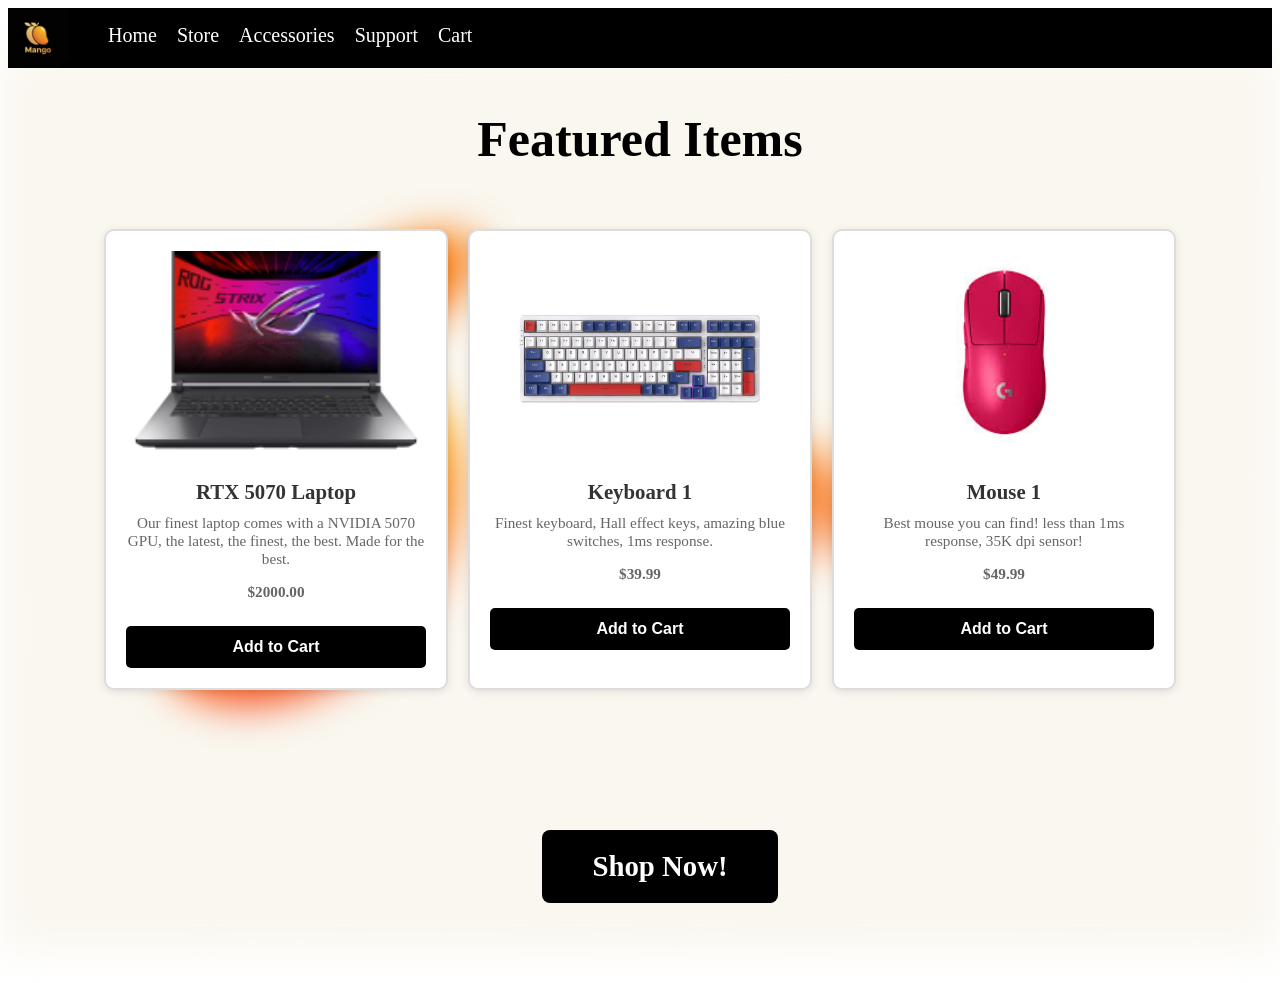
<file: index.html>
<!DOCTYPE html>
<html lang="en">
<head>
    <meta charset="UTF-8">
    <meta name="viewport" content="width=device-width, initial-scale=1.0">
    <title>Project Mango</title>
    <link rel="stylesheet" href ="style.css">
    <link rel="stylesheet" href ="homestyle2.css">
</head>
<body>
    <div class="background-blur"></div>

    <div class="content-wrapper">
        
        <header>
            <nav class ="navbar">
                <img src="mangonav.jpg" class="logo" alt="Mango Logo">

                <ul class ="navlist">
                    <li><a href="home.html">Home</a></li>                    
                    <li><a href ="store.html">Store</a></li>
                    <li><a href="Accessories.html">Accessories</a></li>
                    <li><a href="support.html">Support</a></li>
                    <li><a href="cart.html">Cart</a></li>
                </ul>
            </nav>
            
            <h2 style="text-align: center; font-size: 50px;">Featured Items</h2>
            
        </header>

        <section class="main-content"> 
            <article class="products">
                <div class="product-box">
                    <img src="products/featured/laptop.png" alt="Product 1">
                    <h3>RTX 5070 Laptop</h3>
                    <p>Our finest laptop comes with a NVIDIA 5070 GPU, the latest, the finest, the best. Made for the best.</p>
                    <p class="price">$2000.00</p>
                    <button onclick="addToCart(this)">Add to Cart</button>
                </div>
                
                <div class="product-box">
                    <img src="products/featured/keyboard.png" alt="Product 2">
                    <h3>Keyboard 1</h3>
                    <p>Finest keyboard, Hall effect keys, amazing blue switches, 1ms response.</p>
                    <p class="price">$39.99</p>
                    <button onclick="addToCart(this)">Add to Cart</button>
                </div>
                
                <div class="product-box">
                    <img src="products/featured/mouse.jpg" alt="Product 3">
                    <h3>Mouse 1</h3>
                    <p>Best mouse you can find! less than 1ms response, 35K dpi sensor!</p>
                    <p class="price">$49.99</p>
                    <button onclick="addToCart(this)">Add to Cart</button>
                </div>
            </article>
        </section>
        
    <div class="button-container">
        <a href="store.html" class="shop-button">Shop Now!</a>
    </div>

    </div> 
        <script src="cart.js"></script>
</body>
</html>
</file>
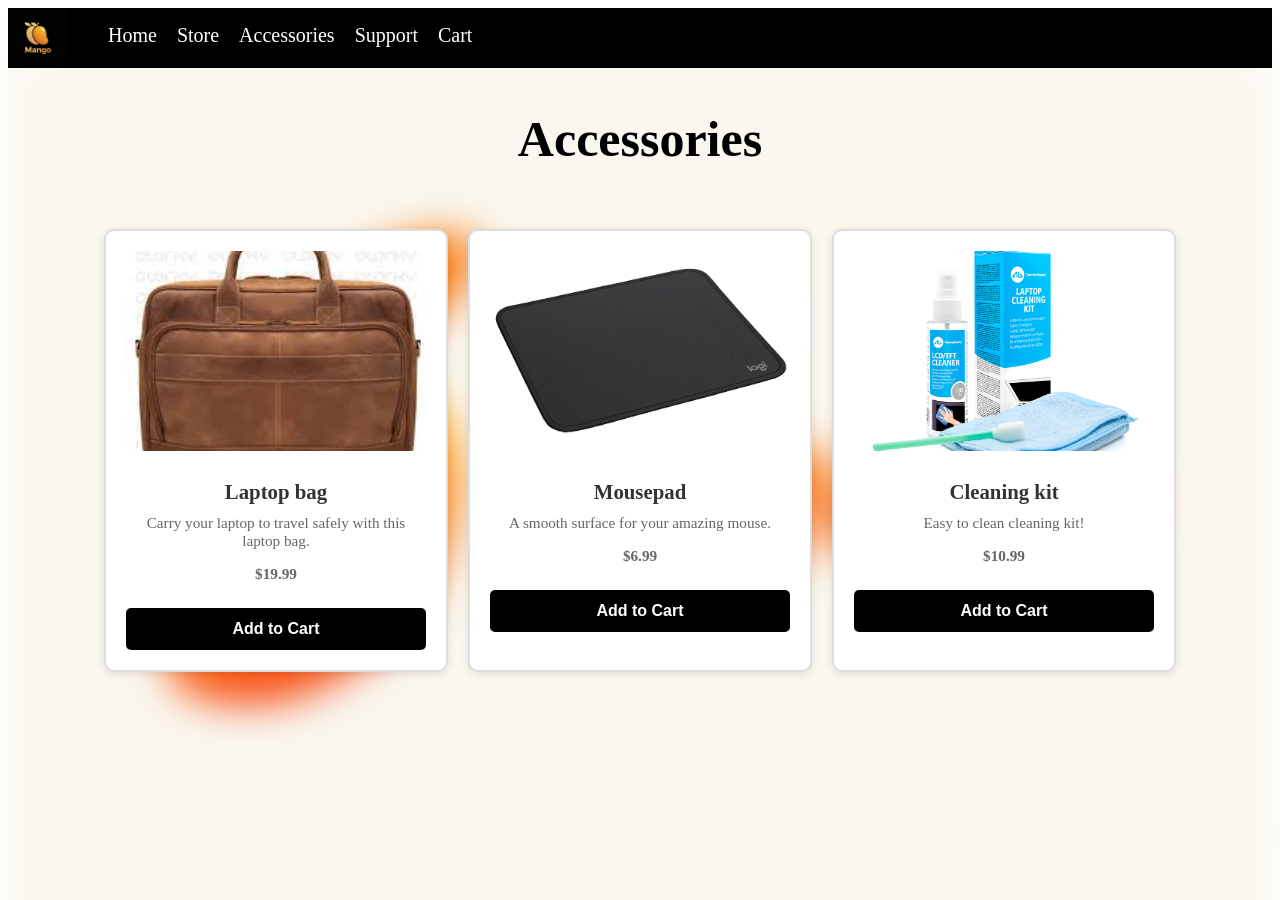
<file: Accessories.html>
<!DOCTYPE html>
<html lang="en">
<head>
    <meta charset="UTF-8">
    <meta name="viewport" content="width=device-width, initial-scale=1.0">
    <title>Accessories</title>
    <link rel="stylesheet" href="style.css">
</head>
<body>
        <div class="background-blur"></div>

    <div class="content-wrapper">
        
        <header>
            <nav class ="navbar">
                <img src="mangonav.jpg" class="logo" alt="Mango Logo">

                <ul class ="navlist">
                    <li><a href="home.html">Home</a></li>                    
                    <li><a href ="store.html">Store</a></li>
                    <li><a href="Accessories.html">Accessories</a></li>
                    <li><a href="support.html">Support</a></li>
                    <li><a href="cart.html">Cart</a></li>
                </ul>
            </nav>
                <h2 style="text-align: center; font-size: 50px;">Accessories</h2>
        </header>



        <section class="main-content"> 
            <article class="products">
                <div class="product-box">
                    <img src="products/accessories/bag.jpg" alt="Product 1">
                    <h3>Laptop bag</h3>
                    <p>Carry your laptop to travel safely with this laptop bag.</p>
                    <p class="price">$19.99</p>
                    <button onclick="addToCart(this)">Add to Cart</button>
                </div>
                
                <div class="product-box">
                    <img src="products/accessories/mousepad.png" alt="Product 2">
                    <h3>Mousepad</h3>
                    <p>A smooth surface for your amazing mouse.</p>
                    <p class="price">$6.99</p>
                    <button onclick="addToCart(this)">Add to Cart</button>
                </div>
                
                <div class="product-box">
                    <img src="products/accessories/kit.png" alt="Product 3">
                    <h3>Cleaning kit</h3>
                    <p>Easy to clean cleaning kit!</p>
                    <p class="price">$10.99</p>
                    <button onclick="addToCart(this)">Add to Cart</button>
                </div>
            </article>
        </section>
                <script src="cart.js"></script>

</body>
</html>
</file>
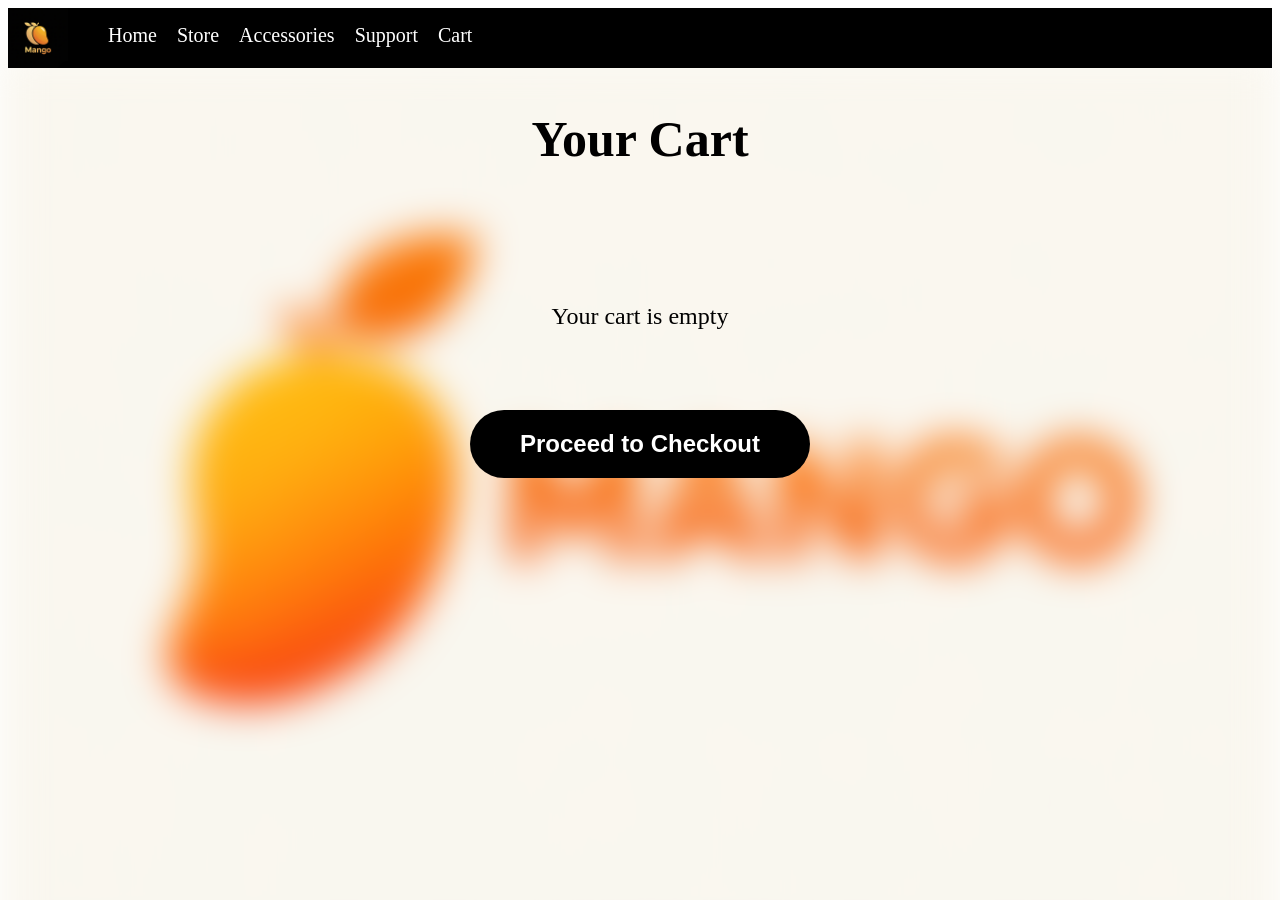
<file: cart.html>
<!DOCTYPE html>
<html lang="en">
<head>
    <meta charset="UTF-8">
    <meta name="viewport" content="width=device-width, initial-scale=1.0">
    <title>Shopping Cart</title>
    <link rel="stylesheet" href="style.css">
</head>
<body>
    <div class="background-blur"></div>

    <div class="content-wrapper">
        
        <header>
            <nav class="navbar">
                <img src="mangonav.jpg" class="logo" alt="Mango Logo">

                <ul class="navlist">
                    <li><a href="home.html">Home</a></li>                    
                    <li><a href="store.html">Store</a></li>
                    <li><a href="Accessories.html">Accessories</a></li>
                    <li><a href="support.html">Support</a></li>
                    <li><a href="cart.html">Cart</a></li>
                </ul>
            </nav>
            <h2 style="text-align: center; font-size: 50px;">Your Cart</h2>
        </header>

        <section class="main-content">
            <div id="cart-container">
                <!-- Cart items will appear here -->
            </div>
            <div style="text-align: center; margin-top: 30px;">
                <button onclick="checkout()" class="checkout-button">Proceed to Checkout</button>
            </div>
        </section>
        
    </div>

    <script src="cart.js"></script>
</body>
</html>
</file>
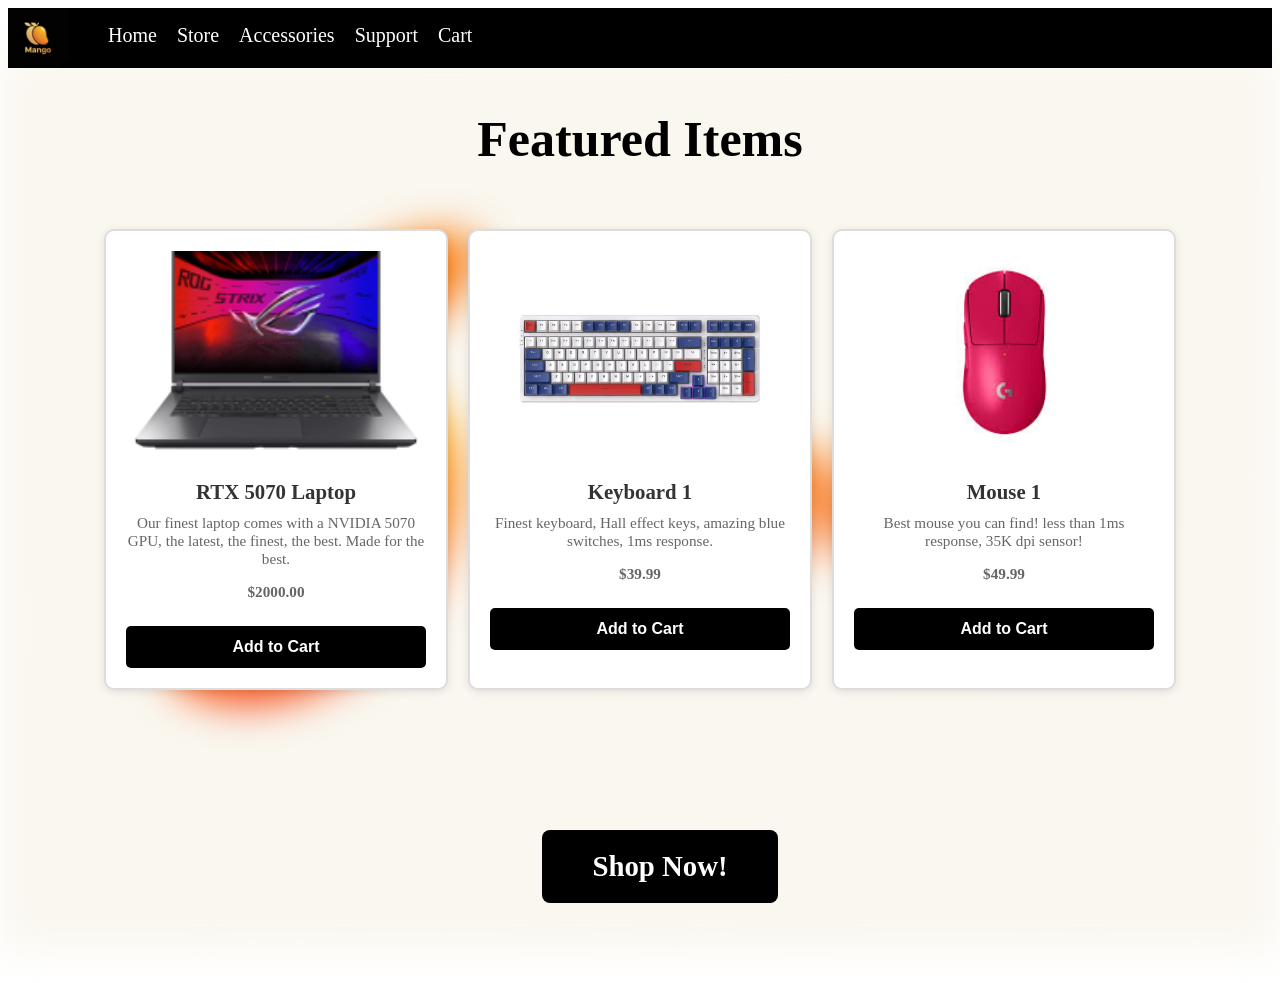
<file: home.html>
<!DOCTYPE html>
<html lang="en">
<head>
    <meta charset="UTF-8">
    <meta name="viewport" content="width=device-width, initial-scale=1.0">
    <title>Project Mango</title>
    <link rel="stylesheet" href ="style.css">
    <link rel="stylesheet" href ="homestyle2.css">
</head>
<body>
    <div class="background-blur"></div>

    <div class="content-wrapper">
        
        <header>
            <nav class ="navbar">
                <img src="mangonav.jpg" class="logo" alt="Mango Logo">

                <ul class ="navlist">
                    <li><a href="home.html">Home</a></li>                    
                    <li><a href ="store.html">Store</a></li>
                    <li><a href="Accessories.html">Accessories</a></li>
                    <li><a href="support.html">Support</a></li>
                    <li><a href="cart.html">Cart</a></li>
                </ul>
            </nav>
            
            <h2 style="text-align: center; font-size: 50px;">Featured Items</h2>
            
        </header>

        <section class="main-content"> 
            <article class="products">
                <div class="product-box">
                    <img src="products/featured/laptop.png" alt="Product 1">
                    <h3>RTX 5070 Laptop</h3>
                    <p>Our finest laptop comes with a NVIDIA 5070 GPU, the latest, the finest, the best. Made for the best.</p>
                    <p class="price">$2000.00</p>
                    <button onclick="addToCart(this)">Add to Cart</button>
                </div>
                
                <div class="product-box">
                    <img src="products/featured/keyboard.png" alt="Product 2">
                    <h3>Keyboard 1</h3>
                    <p>Finest keyboard, Hall effect keys, amazing blue switches, 1ms response.</p>
                    <p class="price">$39.99</p>
                    <button onclick="addToCart(this)">Add to Cart</button>
                </div>
                
                <div class="product-box">
                    <img src="products/featured/mouse.jpg" alt="Product 3">
                    <h3>Mouse 1</h3>
                    <p>Best mouse you can find! less than 1ms response, 35K dpi sensor!</p>
                    <p class="price">$49.99</p>
                    <button onclick="addToCart(this)">Add to Cart</button>
                </div>
            </article>
        </section>
        
    <div class="button-container">
        <a href="store.html" class="shop-button">Shop Now!</a>
    </div>

    </div> 
        <script src="cart.js"></script>
</body>
</html>
</file>
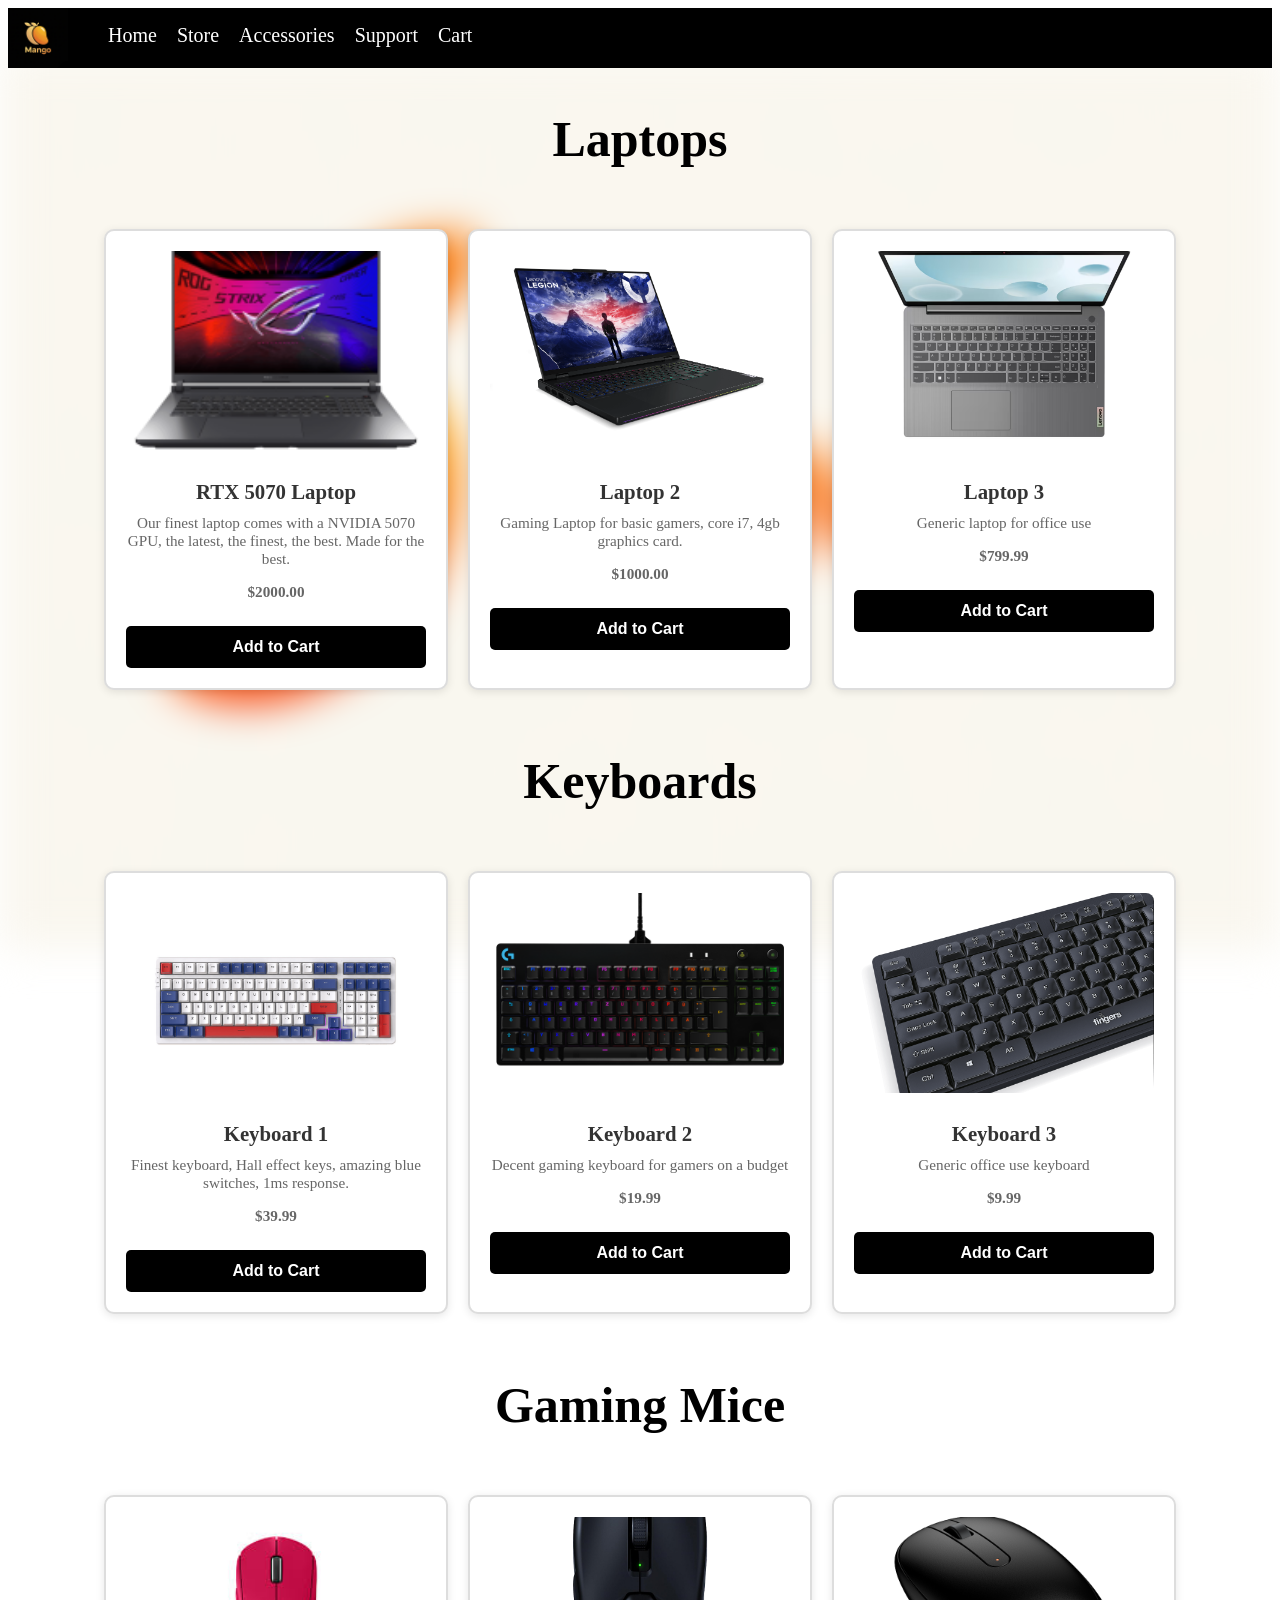
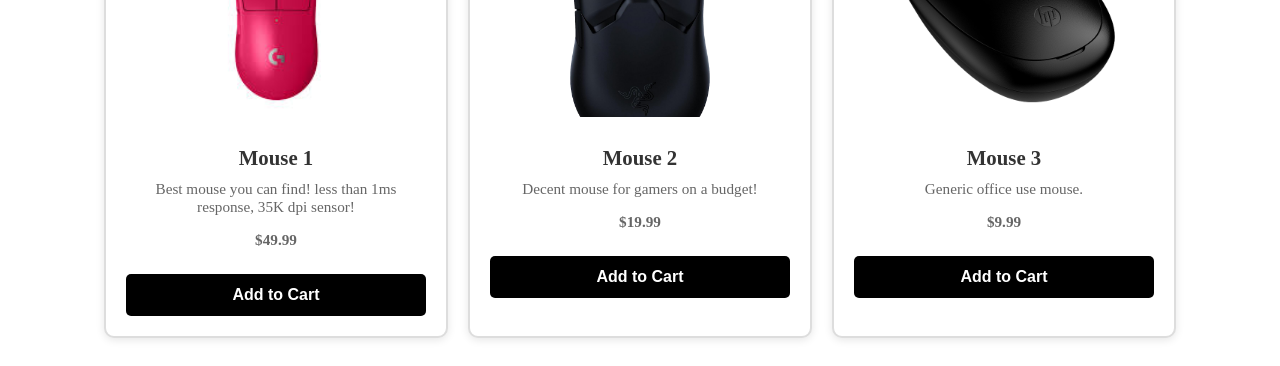
<file: store.html>
<!DOCTYPE html>
<html lang="en">
<head>
    <meta charset="UTF-8">
    <meta name="viewport" content="width=device-width, initial-scale=1.0">
    <title>Store</title>
    <link rel="stylesheet" href ="style.css">
</head>
<body>

    <div class="background-blur"></div>

    <div class="content-wrapper">
        
        <header>
            <nav class ="navbar">
                <img src="mangonav.jpg" class="logo" alt="Mango Logo">

                <ul class ="navlist">
                    <li><a href="home.html">Home</a></li>
                    <li><a href ="store.html">Store</a></li>
                    <li><a href="Accessories.html">Accessories</a></li>
                    <li><a href="support.html">Support</a></li>
                    <li><a href="cart.html">Cart</a></li>
                </ul>
            </nav>
            
            <h2 style="text-align: center; font-size: 50px;">Laptops</h2>
            
        </header>

        <section class="main-content"> 
            <article class="products">
                <div class="product-box">
                    <img src="products/featured/laptop.png" alt="Product 1">
                    <h3>RTX 5070 Laptop</h3>
                    <p>Our finest laptop comes with a NVIDIA 5070 GPU, the latest, the finest, the best. Made for the best.</p>
                    <p class="price">$2000.00</p>
                    <button onclick="addToCart(this)">Add to Cart</button>
                </div>
                
                <div class="product-box">
                    <img src="products/Laptops/laptop2.png" alt="Product 2">
                    <h3>Laptop 2</h3>
                    <p>Gaming Laptop for basic gamers, core i7, 4gb graphics card.</p>
                    <p class="price">$1000.00</p>
                    <button onclick="addToCart(this)">Add to Cart</button>
                </div>
                
                <div class="product-box">
                    <img src="products/Laptops/laptop3.png" alt="Product 3">
                    <h3>Laptop 3</h3>
                    <p>Generic laptop for office use</p>
                    <p class="price">$799.99</p>
                    <button onclick="addToCart(this)">Add to Cart</button>
                </div>

            </article>
        </section>


        <h2 style="text-align: center; font-size: 50px;">Keyboards</h2>
        <section class="main-content"> 
            <article class="products">
                <div class="product-box">
                    <img src="products/featured/keyboard.png" alt="Product 1">
                    <h3>Keyboard 1</h3>
                    <p>Finest keyboard, Hall effect keys, amazing blue switches, 1ms response.</p>
                    <p class="price">$39.99</p>
                    <button onclick="addToCart(this)">Add to Cart</button>
                </div>
                
                <div class="product-box">
                    <img src="products/Keyboards/Keyboard2.png" alt="Product 2">
                    <h3>Keyboard 2</h3>
                    <p>Decent gaming keyboard for gamers on a budget</p>
                    <p class="price">$19.99</p>
                    <button onclick="addToCart(this)">Add to Cart</button>
                </div>
                
                <div class="product-box">
                    <img src="products/Keyboards/Keyboard3.png" alt="Product 3">
                    <h3>Keyboard 3</h3>
                    <p>Generic office use keyboard</p>
                    <p class="price">$9.99</p>
                    <button onclick="addToCart(this)">Add to Cart</button>
                </div>
            </article>
        </section>

        <h2 style="text-align: center; font-size: 50px;">Gaming Mice</h2>
        <section class="main-content"> 
            <article class="products">
                <div class="product-box">
                    <img src="products/featured/mouse.jpg" alt="Product 1">
                    <h3>Mouse 1</h3>
                    <p>Best mouse you can find! less than 1ms response, 35K dpi sensor!</p>
                    <p class="price">$49.99</p>
                    <button onclick="addToCart(this)">Add to Cart</button>
                </div>
                
                <div class="product-box">
                    <img src="products/Mice/Mouse 2.png" alt="Product 2">
                    <h3>Mouse 2</h3>
                    <p>Decent mouse for gamers on a budget!</p>
                    <p class="price">$19.99</p>
                    <button onclick="addToCart(this)">Add to Cart</button>
                </div>
                
                <div class="product-box">
                    <img src="products/Mice/Mouse 3.png" alt="Product 3">
                    <h3>Mouse 3</h3>
                    <p>Generic office use mouse.</p>
                    <p class="price">$9.99</p>
                    <button onclick="addToCart(this)">Add to Cart</button>
                </div>
            </article>
        </section>
                <script src="cart.js"></script>
</body>
</html>
</file>
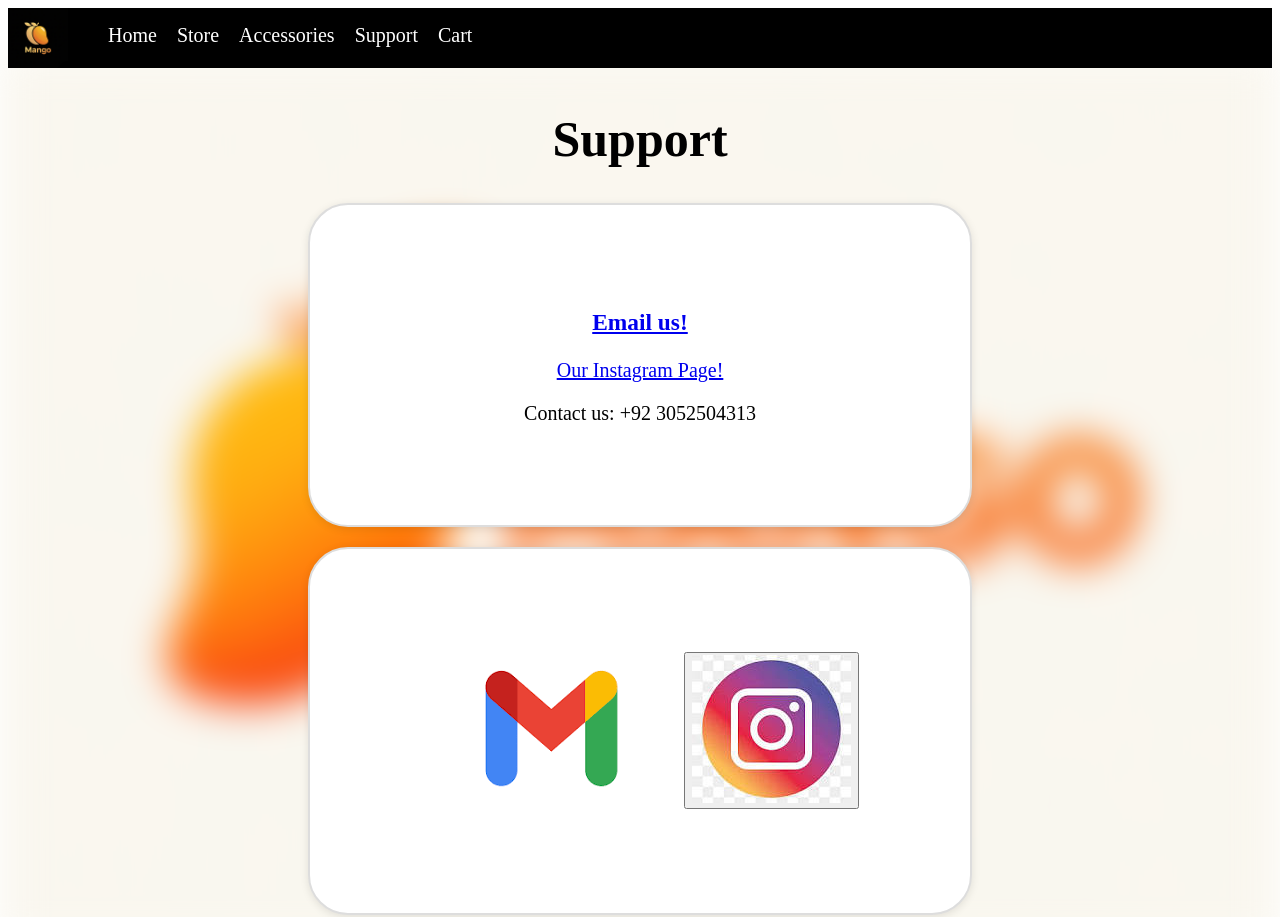
<file: support.html>
<!DOCTYPE html>
<html lang="en">
<head>
    <meta charset="UTF-8">
    <meta name="viewport" content="width=device-width, initial-scale=1.0">
    <title>Support</title>  
    <link rel="stylesheet" href ="style.css">

</head>
<body>
        <div class="background-blur"></div>

    <div class="content-wrapper">
        
        <header>
            <nav class ="navbar">
                <img src="mangonav.jpg" class="logo" alt="Mango Logo">

                <ul class ="navlist">
                    <li><a href="home.html">Home</a></li>
                    <li><a href ="store.html">Store</a></li>
                    <li><a href="Accessories.html">Accessories</a></li>
                    <li><a href="support.html">Support</a></li>
                    <li><a href="cart.html">Cart</a></li>
                </ul>
            </nav>
            
            <h2 style="text-align: center; font-size: 50px;">Support</h2>
            
        </header>
        <section>
        <article class ="support">
            <div class="support-box">
                <a href="mailto:example@gmail.com"><h3>Email us!</h3></a>
                <a href="https://instagram.com">Our Instagram Page!</a>
                <p>Contact us: +92 3052504313</p>
            </div>


            <div class="support-box" style="flex-direction: row;">
                <a href="mailto:example@gmail.com"><h3><img src ="gmail.png" alt="Gmail"></a>
                <a href="https://instagram.com"><button><img src ="instagramlogo.jpg"></button></a>
            </div>
        </article>
        </section>
        <script src="cart.js"></script>
</body>
</html>
</file>
<file: style.css>
.navbar{
    height: 60px;
    width: 100%;
    background-color: black;
    display: flex;
    align-content: center;
}

.navlist{
    display:flex;
    list-style: none;
    gap: 20px;
    align-content: center;
    justify-content: center;
}

.navbar a{
    color: white;
    text-decoration: none;
    font-size: 20px;
}

.navbar img{
    display:flex;
    justify-content: left;
}

.background-blur {
    background-image: url('mangoback.png');
    filter: blur(20px); 
    background-size: cover;
    background-repeat: no-repeat;
    background-position: center center;
    
    position: fixed; /* Takes it out of the content flow */
    top: 50px;
    left: 0;
    width: 100%;
    height: 100%;
    z-index: -1; /* Pushes it behind all other content */
}


.main-content {
    padding: 20px;
}

.products {
    display: flex;
    flex-direction: row; /* Force horizontal layout */
    gap: 20px;
    flex-wrap: wrap;
    justify-content: center;
    max-width: 1200px;
    margin: 0 auto;
}

.product-box {
    width: 300px; /* Fixed width for each box */
    border: 2px solid #ddd;
    border-radius: 10px;
    padding: 20px;
    text-align: center;
    background-color: white;
    box-shadow: 0 2px 8px rgba(0,0,0,0.1);
    transition: transform 0.3s;
}

.product-box:hover {
    transform: translateY(-5px);
    box-shadow: 0 4px 12px rgba(0,0,0,0.2);
}

.product-box img {
    width: 100%;
    height: 200px;
    object-fit: cover;
    border-radius: 8px;
    margin-bottom: 15px;
}

.product-box h3 {
    font-size: 1.3em;
    margin: 10px 0;
    color: #333;
}

.product-box p {
    color: #666;
    margin: 10px 0;
    font-size: 0.95em;
}

.price {
    font-size: 1.5em;
    color: #27ae60;
    font-weight: bold;
    margin: 15px 0 !important;
}

.product-box button {
    background-color: #000000;
    color: white;
    border: none;
    padding: 12px 24px;
    border-radius: 5px;
    cursor: pointer;
    font-size: 1em;
    width: 100%;
    margin-top: 10px;
    font-weight: 600;
}

.product-box button:hover {
    background-color: #be8313;
}

.shop-button {
    display: inline-block;
    background-color: #000000;
    color: white;
    text-decoration: none;
    padding: 20px 50px; 
    border-radius: 8px;
    font-size: 1.8em; 
    font-weight: 700;
    transition: background-color 0.3s ease;
}

.shop-button:hover {
    background-color: #ff8c00; 

}

.button-container {
    display: flex;
    justify-content: center; 
    align-items: center; 
    text-align: center;
    margin-top: 100px;
    margin-bottom: 60px;
    padding: 20px;
    width: 100%;
}


.support{
    display:flex;
    justify-content: center;
    align-items: center;
    height: 700px;
    font-size: 20px;
    gap: 20px;
    flex-direction: column;
}

.support-box{
    width: 500px; /* Fixed width for each box */
    border: 2px solid #ddd;
    border-radius: 40px;
    padding: 80px;
    text-align: center;
    background-color: white;
    box-shadow: 0 2px 8px rgba(0,0,0,0.1);
    transition: transform 0.3s;

}

.support-box:hover{
    transform: translateY(-5px);
    box-shadow: 0 4px 12px rgba(0,0,0,0.2);
}


.support-box button:hover{
    box-shadow: 0 4px 12px gray;
}

.cart-items {
    max-width: 800px;
    margin: 0 auto;
    padding: 20px;
}

.cart-item {
    background-color: white;
    padding: 20px;
    margin-bottom: 15px;
    border-radius: 10px;
    display: flex;
    justify-content: space-between;
    align-items: center;
    box-shadow: 0 2px 8px rgba(0,0,0,0.1);
}

.cart-item h3 {
    margin: 0;
    color: #333;
}

.cart-item button {
    background-color: #e74c3c;
    color: white;
    border: none;
    padding: 10px 20px;
    border-radius: 5px;
    cursor: pointer;
}

.cart-item button:hover {
    background-color: #c0392b;
}

.checkout-button {
    background-color: #000;
    color: white;
    padding: 20px 50px;
    border: none;
    border-radius: 50px;
    font-size: 1.5em;
    cursor: pointer;
    font-weight: bold;
}

.checkout-button:hover {
    background-color: #ff8c00;
}
</file>
<file: homestyle2.css>
@keyframes float {
    0%, 100% {
        transform: translateY(0px);
    }
    50% {
        transform: translateY(-10px);
    }
}

.product-box {
    animation: float 3s ease-in-out infinite;
}
.product-box:hover {
    animation-play-state: paused;
}




.product-box:nth-child(1) {
    animation-delay: 0s;
}

.product-box:nth-child(2) {
    animation-delay: 1s;
}

.product-box:nth-child(3) {
    animation-delay: 2s;
}




.shop-button{
    animation: float 3s ease-in-out infinite;

}

.shop-button:hover {
    animation-play-state: paused;
}
</file>
